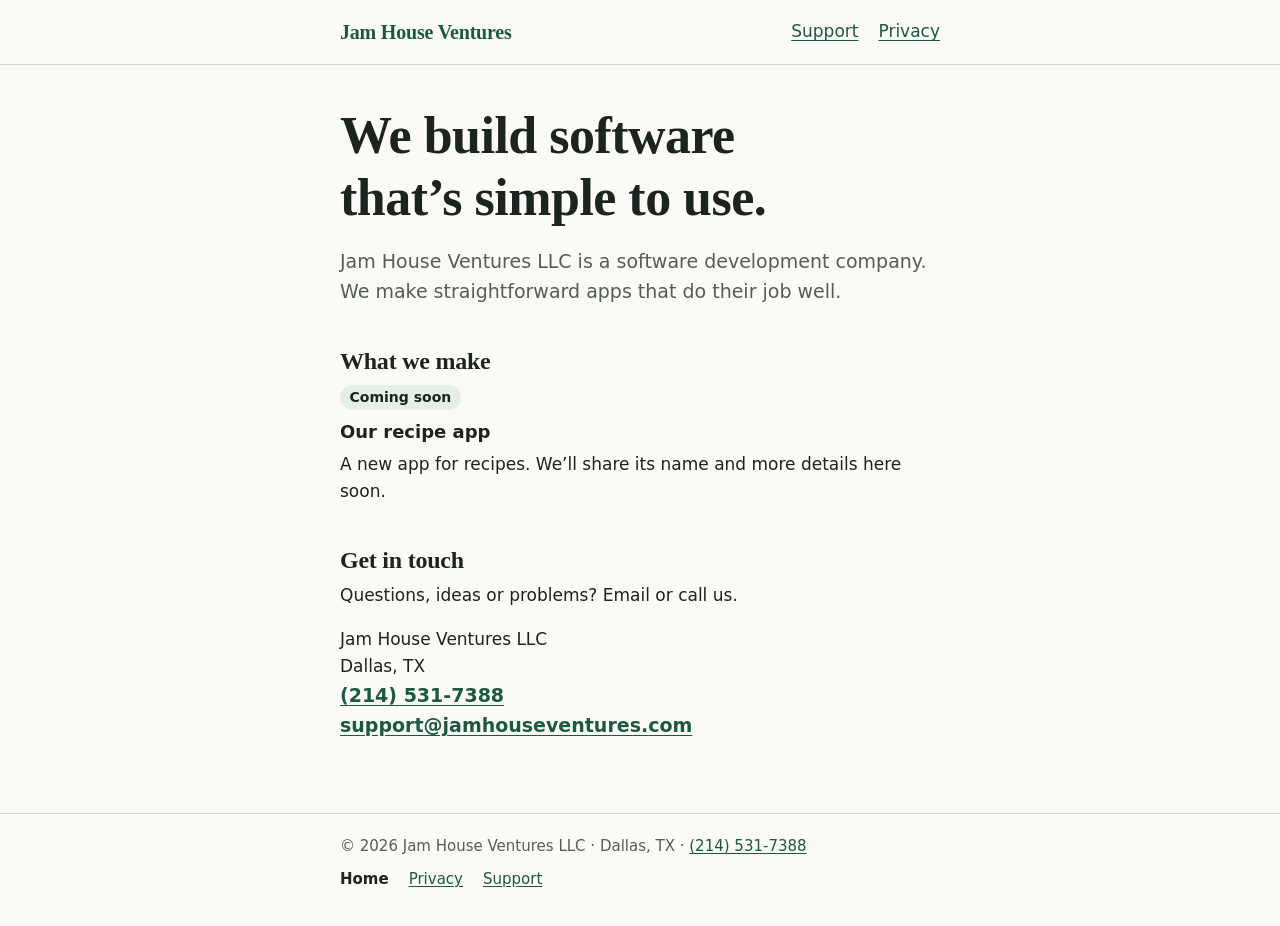
<file: index.html>
<!doctype html>
<html lang="en">
<head>
  <meta charset="utf-8">
  <meta name="viewport" content="width=device-width, initial-scale=1">
  <title>Jam House Ventures LLC</title>
  <meta name="description" content="Jam House Ventures LLC is a software development company that makes simple, dependable apps.">
  <link rel="icon" href="favicon.svg" type="image/svg+xml">
  <link rel="apple-touch-icon" href="apple-touch-icon.png">
  <link rel="stylesheet" href="styles.css">
</head>
<body>
  <a class="skip-link" href="#main">Skip to main content</a>

  <header class="site-header">
    <div class="wrap">
      <a class="logo" href="index.html">Jam House Ventures</a>
      <nav class="site-nav" aria-label="Main">
        <a href="support.html">Support</a>
        <a href="privacy.html">Privacy</a>
      </nav>
    </div>
  </header>

  <main id="main" class="wrap">
    <h1>We build software that&rsquo;s simple to use.</h1>
    <p class="lead">Jam House Ventures LLC is a software development company. We make straightforward apps that do their job well.</p>

    <section aria-labelledby="what-we-make">
      <h2 id="what-we-make">What we make</h2>
      <span class="tag">Coming soon</span>
      <h3>Our recipe app</h3>
      <p>A new app for recipes. We&rsquo;ll share its name and more details here soon.</p>
    </section>

    <section aria-labelledby="contact">
      <h2 id="contact">Get in touch</h2>
      <p>Questions, ideas or problems? Email or call us.</p>
      <p>Jam House Ventures LLC<br>
      Dallas, TX<br>
      <a class="phone" href="tel:+12145317388">(214) 531-7388</a><br>
      <a class="email" href="mailto:support@jamhouseventures.com">support@jamhouseventures.com</a></p>
    </section>
  </main>

  <footer class="site-footer">
    <div class="wrap">
      <p><span class="nowrap">&copy; <span class="js-year">2026</span> Jam House Ventures LLC</span> &middot; <span class="nowrap">Dallas, TX</span> &middot; <a class="nowrap" href="tel:+12145317388">(214) 531-7388</a></p>
      <nav class="footer-nav" aria-label="Footer">
        <a href="index.html" aria-current="page">Home</a>
        <a href="privacy.html">Privacy</a>
        <a href="support.html">Support</a>
      </nav>
    </div>
  </footer>
  <script>document.querySelectorAll(".js-year").forEach(function (el) { el.textContent = new Date().getFullYear(); });</script>
</body>
</html>
</file>
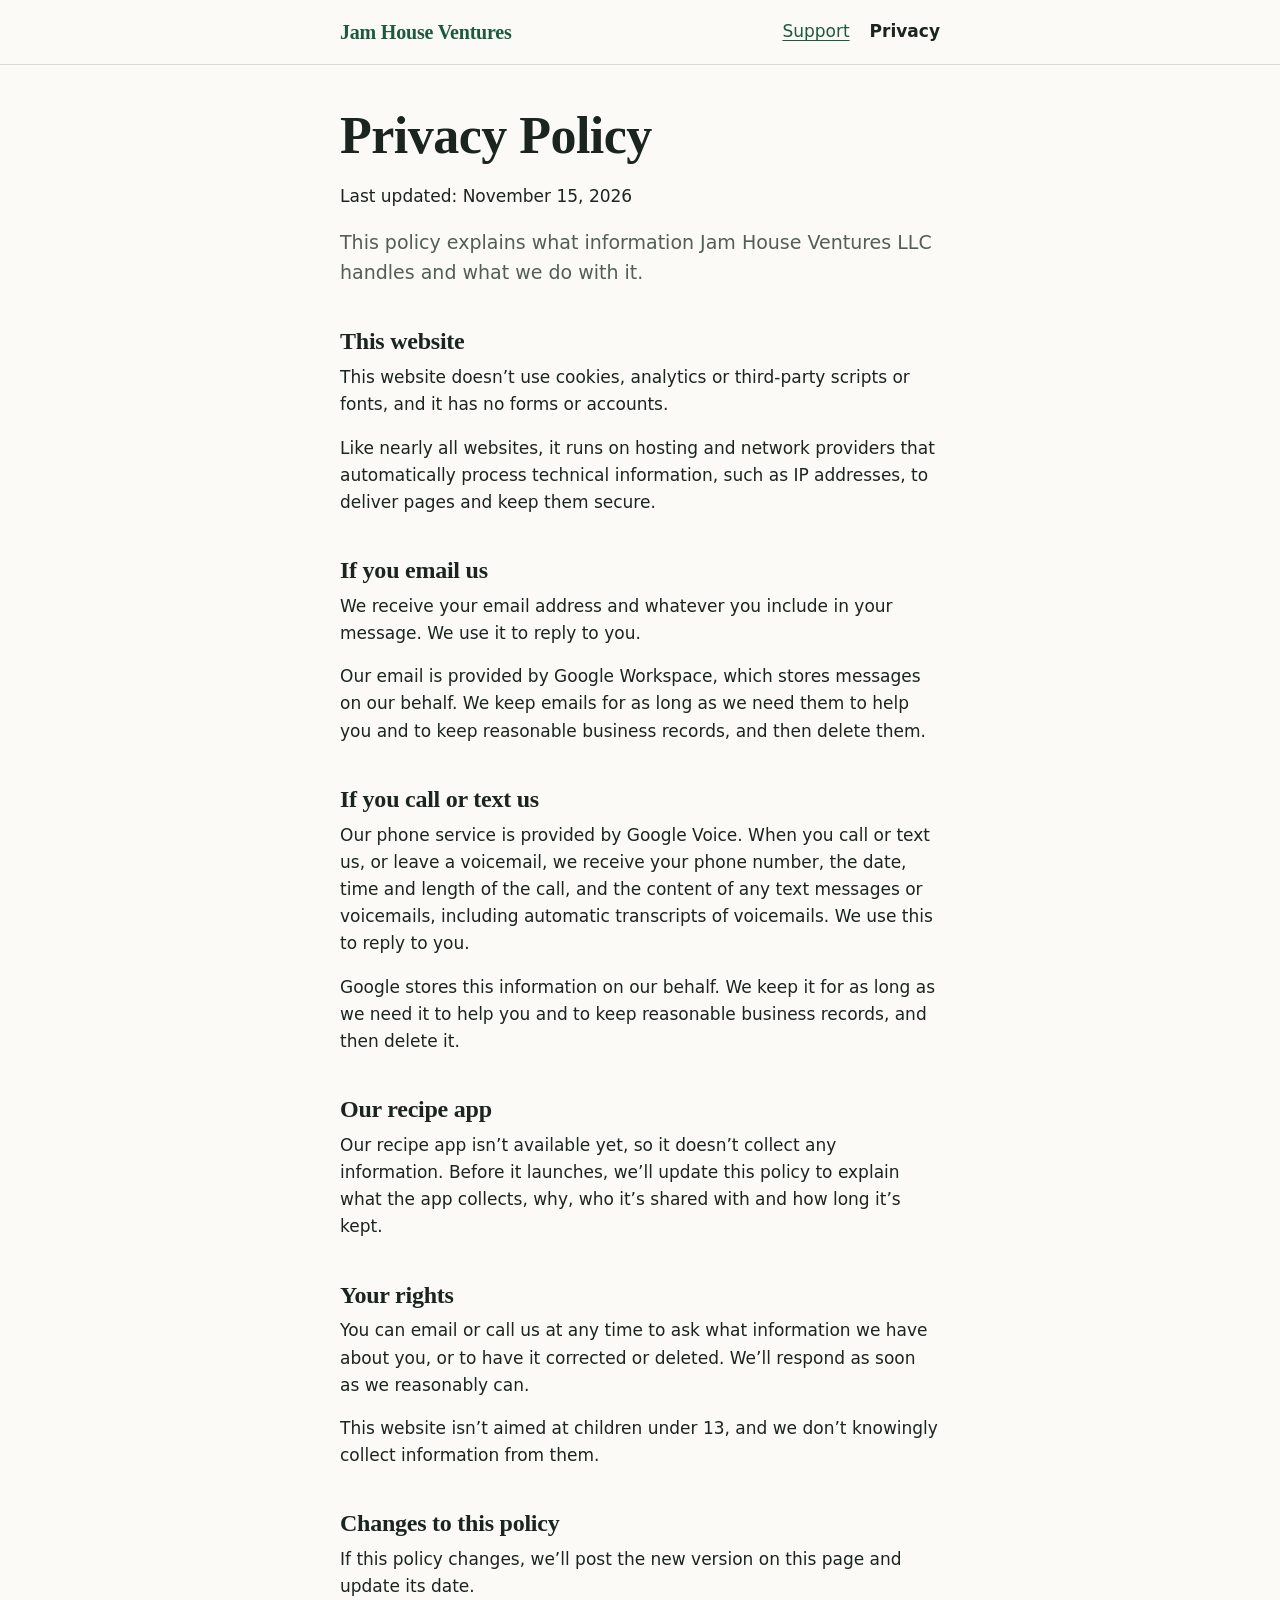
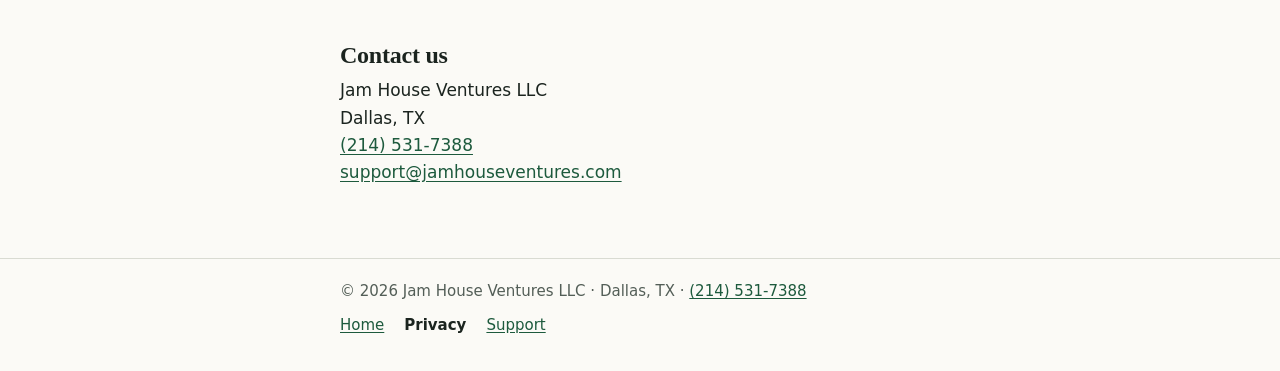
<file: privacy.html>
<!doctype html>
<html lang="en">
<head>
  <meta charset="utf-8">
  <meta name="viewport" content="width=device-width, initial-scale=1">
  <title>Privacy Policy | Jam House Ventures LLC</title>
  <meta name="description" content="How Jam House Ventures LLC handles your information.">
  <link rel="icon" href="favicon.svg" type="image/svg+xml">
  <link rel="apple-touch-icon" href="apple-touch-icon.png">
  <link rel="stylesheet" href="styles.css">
</head>
<body>
  <a class="skip-link" href="#main">Skip to main content</a>

  <header class="site-header">
    <div class="wrap">
      <a class="logo" href="index.html">Jam House Ventures</a>
      <nav class="site-nav" aria-label="Main">
        <a href="support.html">Support</a>
        <a href="privacy.html" aria-current="page">Privacy</a>
      </nav>
    </div>
  </header>

  <main id="main" class="wrap">
    <h1>Privacy Policy</h1>
    <p>Last updated: November 15, 2026</p>
    <p class="lead">This policy explains what information Jam House Ventures LLC handles and what we do with it.</p>

    <section aria-labelledby="this-website">
      <h2 id="this-website">This website</h2>
      <p>This website doesn&rsquo;t use cookies, analytics or third-party scripts or fonts, and it has no forms or accounts.</p>
      <p>Like nearly all websites, it runs on hosting and network providers that automatically process technical information, such as IP addresses, to deliver pages and keep them secure.</p>
    </section>

    <section aria-labelledby="email">
      <h2 id="email">If you email us</h2>
      <p>We receive your email address and whatever you include in your message. We use it to reply to you.</p>
      <p>Our email is provided by Google Workspace, which stores messages on our behalf. We keep emails for as long as we need them to help you and to keep reasonable business records, and then delete them.</p>
    </section>

    <section aria-labelledby="phone">
      <h2 id="phone">If you call or text us</h2>
      <p>Our phone service is provided by Google Voice. When you call or text us, or leave a voicemail, we receive your phone number, the date, time and length of the call, and the content of any text messages or voicemails, including automatic transcripts of voicemails. We use this to reply to you.</p>
      <p>Google stores this information on our behalf. We keep it for as long as we need it to help you and to keep reasonable business records, and then delete it.</p>
    </section>

    <section aria-labelledby="app">
      <h2 id="app">Our recipe app</h2>
      <p>Our recipe app isn&rsquo;t available yet, so it doesn&rsquo;t collect any information. Before it launches, we&rsquo;ll update this policy to explain what the app collects, why, who it&rsquo;s shared with and how long it&rsquo;s kept.</p>
    </section>

    <section aria-labelledby="rights">
      <h2 id="rights">Your rights</h2>
      <p>You can email or call us at any time to ask what information we have about you, or to have it corrected or deleted. We&rsquo;ll respond as soon as we reasonably can.</p>
      <p>This website isn&rsquo;t aimed at children under 13, and we don&rsquo;t knowingly collect information from them.</p>
    </section>

    <section aria-labelledby="changes">
      <h2 id="changes">Changes to this policy</h2>
      <p>If this policy changes, we&rsquo;ll post the new version on this page and update its date.</p>
    </section>

    <section aria-labelledby="contact">
      <h2 id="contact">Contact us</h2>
      <p>Jam House Ventures LLC<br>
      Dallas, TX<br>
      <a href="tel:+12145317388">(214) 531-7388</a><br>
      <a href="mailto:support@jamhouseventures.com">support@jamhouseventures.com</a></p>
    </section>
  </main>

  <footer class="site-footer">
    <div class="wrap">
      <p><span class="nowrap">&copy; <span class="js-year">2026</span> Jam House Ventures LLC</span> &middot; <span class="nowrap">Dallas, TX</span> &middot; <a class="nowrap" href="tel:+12145317388">(214) 531-7388</a></p>
      <nav class="footer-nav" aria-label="Footer">
        <a href="index.html">Home</a>
        <a href="privacy.html" aria-current="page">Privacy</a>
        <a href="support.html">Support</a>
      </nav>
    </div>
  </footer>
  <script>document.querySelectorAll(".js-year").forEach(function (el) { el.textContent = new Date().getFullYear(); });</script>
</body>
</html>
</file>
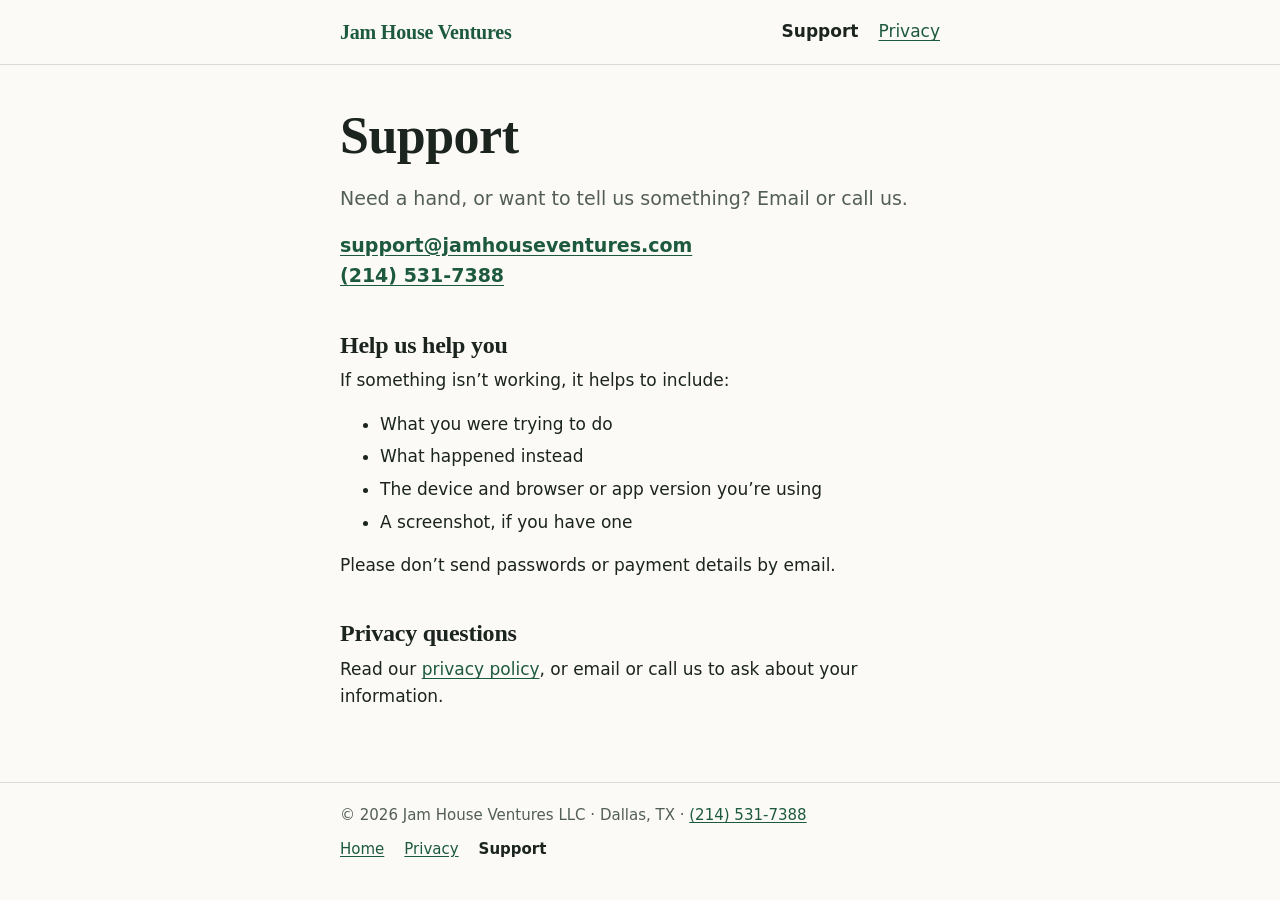
<file: support.html>
<!doctype html>
<html lang="en">
<head>
  <meta charset="utf-8">
  <meta name="viewport" content="width=device-width, initial-scale=1">
  <title>Support | Jam House Ventures LLC</title>
  <meta name="description" content="Get help from Jam House Ventures LLC by email or phone.">
  <link rel="icon" href="favicon.svg" type="image/svg+xml">
  <link rel="apple-touch-icon" href="apple-touch-icon.png">
  <link rel="stylesheet" href="styles.css">
</head>
<body>
  <a class="skip-link" href="#main">Skip to main content</a>

  <header class="site-header">
    <div class="wrap">
      <a class="logo" href="index.html">Jam House Ventures</a>
      <nav class="site-nav" aria-label="Main">
        <a href="support.html" aria-current="page">Support</a>
        <a href="privacy.html">Privacy</a>
      </nav>
    </div>
  </header>

  <main id="main" class="wrap">
    <h1>Support</h1>
    <p class="lead">Need a hand, or want to tell us something? Email or call us.</p>
    <p><a class="email" href="mailto:support@jamhouseventures.com">support@jamhouseventures.com</a><br>
    <a class="phone" href="tel:+12145317388">(214) 531-7388</a></p>

    <section aria-labelledby="what-to-include">
      <h2 id="what-to-include">Help us help you</h2>
      <p>If something isn&rsquo;t working, it helps to include:</p>
      <ul>
        <li>What you were trying to do</li>
        <li>What happened instead</li>
        <li>The device and browser or app version you&rsquo;re using</li>
        <li>A screenshot, if you have one</li>
      </ul>
      <p>Please don&rsquo;t send passwords or payment details by email.</p>
    </section>

    <section aria-labelledby="privacy-questions">
      <h2 id="privacy-questions">Privacy questions</h2>
      <p>Read our <a href="privacy.html">privacy policy</a>, or email or call us to ask about your information.</p>
    </section>
  </main>

  <footer class="site-footer">
    <div class="wrap">
      <p><span class="nowrap">&copy; <span class="js-year">2026</span> Jam House Ventures LLC</span> &middot; <span class="nowrap">Dallas, TX</span> &middot; <a class="nowrap" href="tel:+12145317388">(214) 531-7388</a></p>
      <nav class="footer-nav" aria-label="Footer">
        <a href="index.html">Home</a>
        <a href="privacy.html">Privacy</a>
        <a href="support.html" aria-current="page">Support</a>
      </nav>
    </div>
  </footer>
  <script>document.querySelectorAll(".js-year").forEach(function (el) { el.textContent = new Date().getFullYear(); });</script>
</body>
</html>
</file>
<file: styles.css>
/* Jam House Ventures: shared styles for every page.
   Colors live in the two blocks below: the first is light mode, the second is dark mode. */

:root {
  color-scheme: light dark;
  --bg: #fbfaf6;
  --text: #1b241f;
  --muted: #535e57;
  --accent: #1d5a3d;
  --line: #d9dbd2;
  --tag-bg: #e3efe7;
  --fill-bg: #fff6d8;
  --fill-line: #8a6a00;
  --serif: "Iowan Old Style", "Palatino Linotype", Palatino, Georgia, serif;
  --sans: system-ui, -apple-system, "Segoe UI", Roboto, Helvetica, Arial, sans-serif;
}

@media (prefers-color-scheme: dark) {
  :root {
    --bg: #121714;
    --text: #e9eee9;
    --muted: #a8b3ab;
    --accent: #84d2a8;
    --line: #333d36;
    --tag-bg: #20382b;
    --fill-bg: #33290a;
    --fill-line: #d9b64a;
  }
}

*,
*::before,
*::after {
  box-sizing: border-box;
}

html {
  -webkit-text-size-adjust: 100%;
}

body {
  margin: 0;
  background: var(--bg);
  color: var(--text);
  font-family: var(--sans);
  font-size: 1.0625rem;
  line-height: 1.6;
}

.wrap {
  max-width: 40rem;
  margin: 0 auto;
  padding: 0 1.25rem;
}

/* Links */
a {
  color: var(--accent);
  text-underline-offset: 0.15em;
}

a:focus-visible {
  outline: 3px solid var(--accent);
  outline-offset: 2px;
  border-radius: 2px;
}

.skip-link {
  position: absolute;
  left: 1rem;
  top: -4rem;
  padding: 0.5rem 1rem;
  background: var(--bg);
}

.skip-link:focus {
  top: 0.5rem;
}

/* Header */
.site-header {
  border-bottom: 1px solid var(--line);
}

.site-header .wrap {
  display: flex;
  flex-wrap: wrap;
  align-items: center;
  justify-content: space-between;
  column-gap: 1.5rem;
  padding-top: 0.5rem;
  padding-bottom: 0.5rem;
}

.logo {
  display: inline-block;
  padding: 0.5rem 0;
  font-family: var(--serif);
  font-size: 1.25rem;
  font-weight: 700;
  letter-spacing: -0.01em;
  text-decoration: none;
}

.site-nav,
.footer-nav {
  display: flex;
  flex-wrap: wrap;
  gap: 1.25rem;
}

.site-nav a,
.footer-nav a {
  display: inline-block;
  min-height: 2.75rem;
  padding: 0.6rem 0;
}

a[aria-current="page"] {
  color: var(--text);
  text-decoration: none;
  font-weight: 600;
}

/* Page content */
main.wrap {
  padding-top: 2.5rem;
  padding-bottom: 3.5rem;
}

h1,
h2 {
  font-family: var(--serif);
  line-height: 1.2;
  letter-spacing: -0.01em;
  text-wrap: balance;
}

h1 {
  margin: 0 0 1rem;
  font-size: clamp(2.25rem, 8vw, 3.25rem);
}

h2 {
  margin: 0 0 0.5rem;
  font-size: 1.5rem;
}

h3 {
  margin: 0 0 0.25rem;
  font-size: 1.125rem;
}

p,
ul {
  margin: 0 0 1rem;
}

li {
  margin-bottom: 0.35rem;
}

section {
  margin-top: 2.5rem;
}

.lead {
  font-size: 1.1875rem;
  color: var(--muted);
}

.muted {
  color: var(--muted);
}

.email,
.phone {
  font-size: 1.1875rem;
  font-weight: 600;
  overflow-wrap: anywhere;
}

/* Keeps each footer item (name, city, phone) from breaking mid-way on narrow screens. */
.nowrap {
  white-space: nowrap;
}

.tag {
  display: inline-block;
  margin-bottom: 0.5rem;
  padding: 0.1rem 0.6rem;
  border-radius: 999px;
  background: var(--tag-bg);
  color: var(--text);
  font-size: 0.875rem;
  font-weight: 600;
}

/* Marks the parts of the privacy policy the owner still has to write.
   Search privacy.html for "FILL IN" to find each one. */
.fill-in {
  padding: 0.75rem 1rem;
  border: 2px dashed var(--fill-line);
  border-radius: 6px;
  background: var(--fill-bg);
}

/* Footer */
.site-footer {
  border-top: 1px solid var(--line);
  padding: 1.25rem 0 1.5rem;
  color: var(--muted);
  font-size: 0.9375rem;
}

.site-footer p {
  margin: 0;
}
</file>
